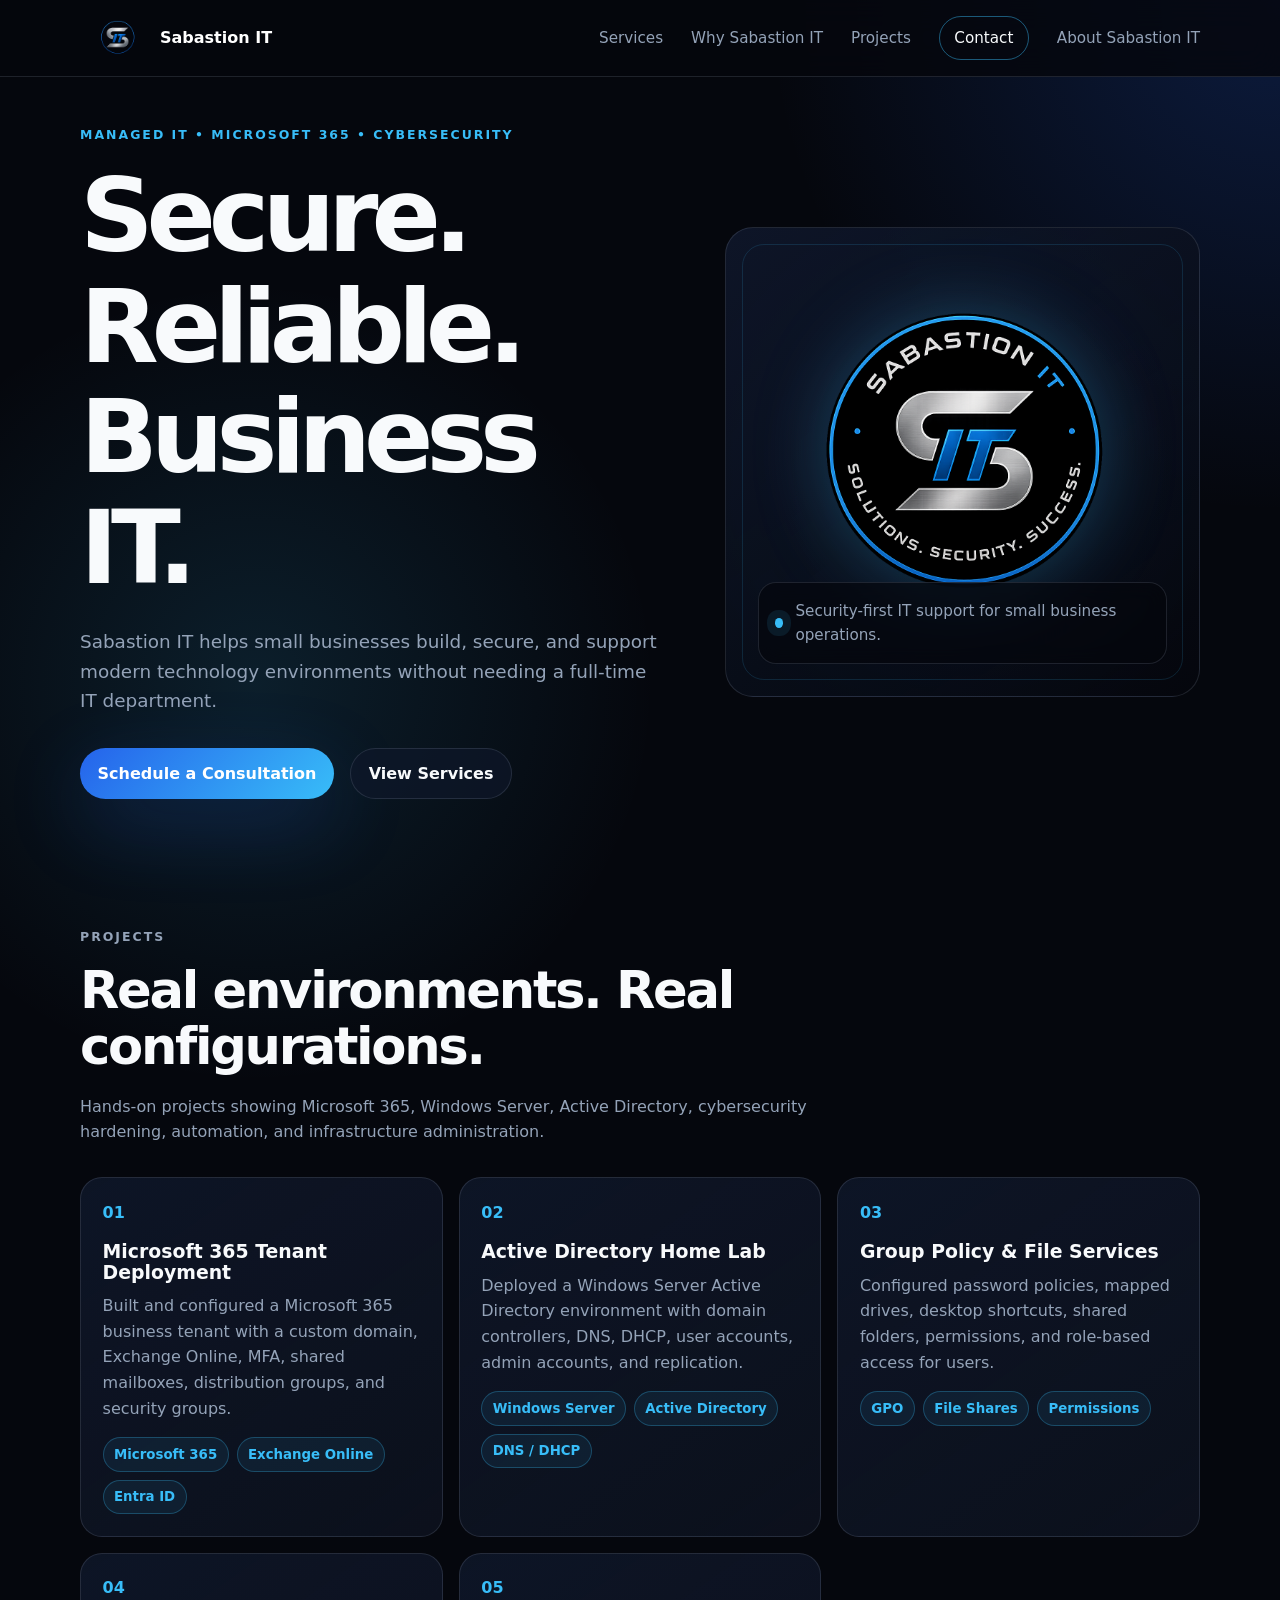
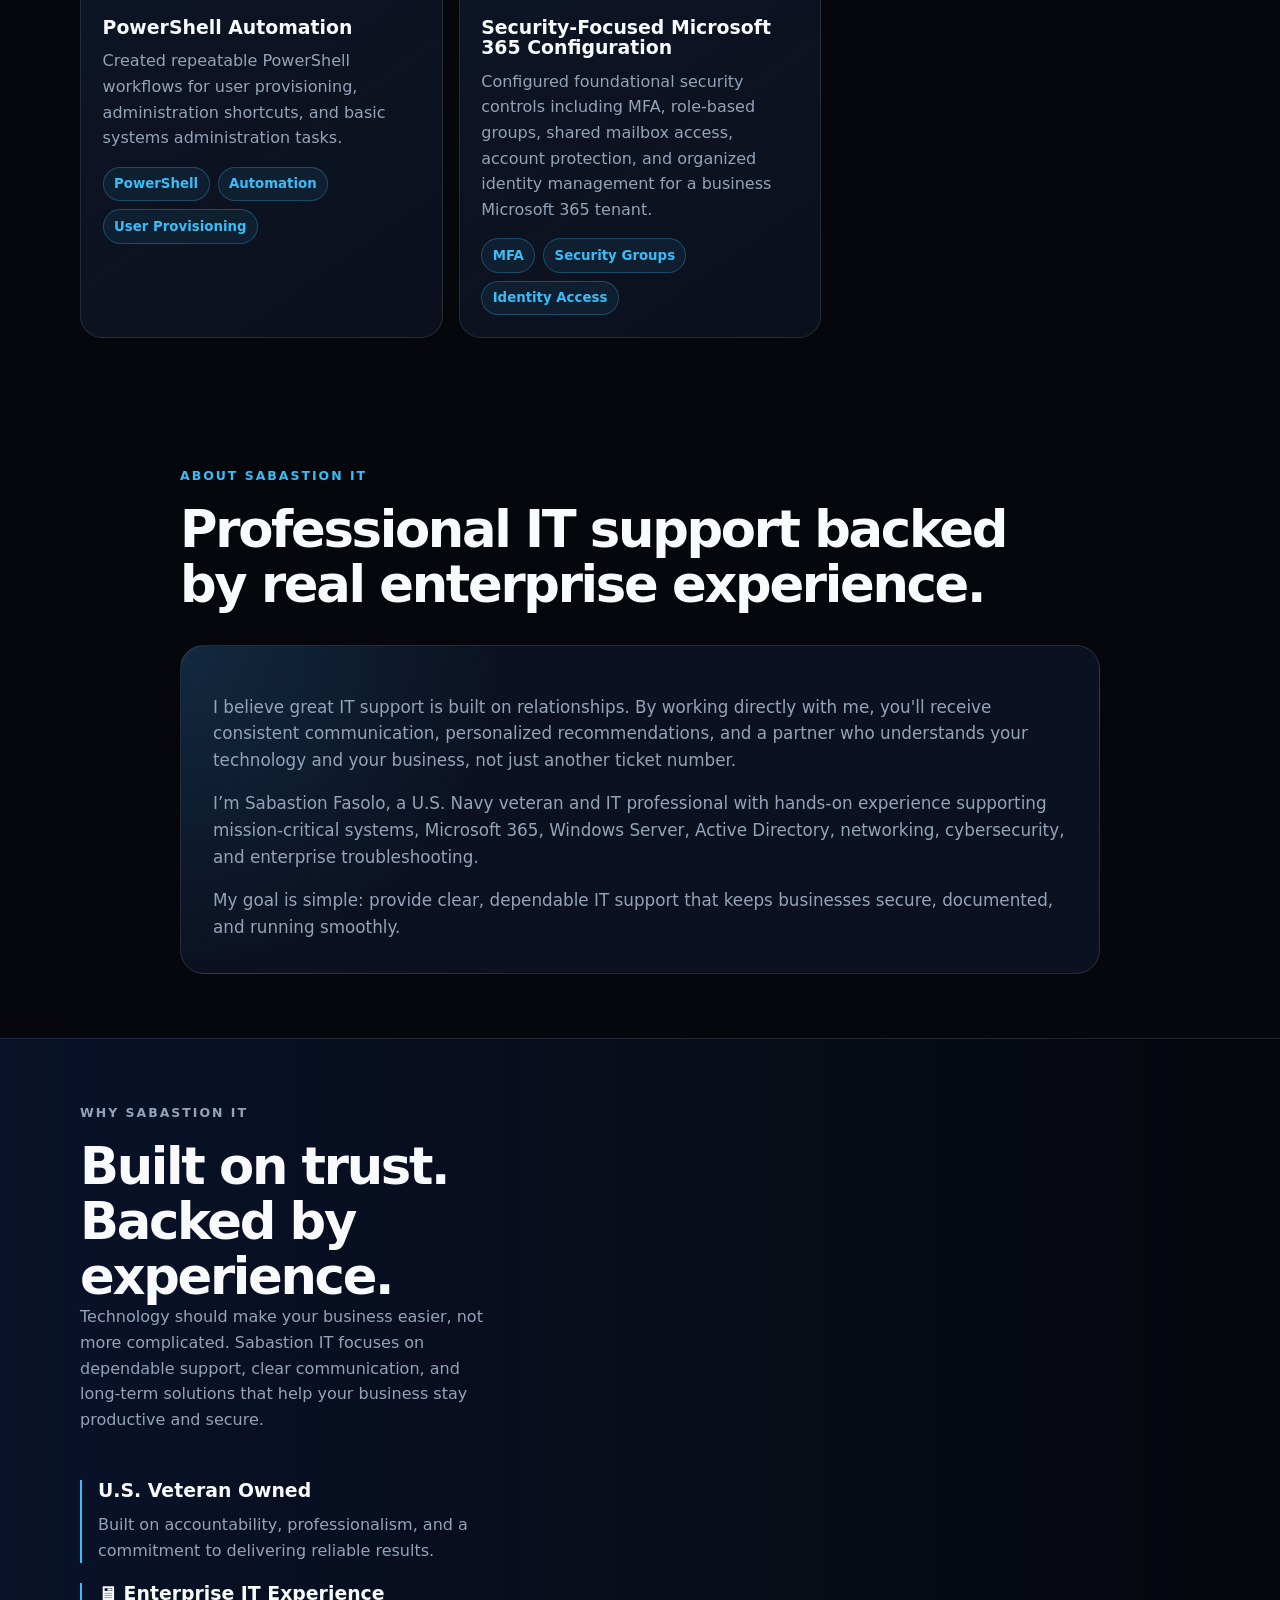
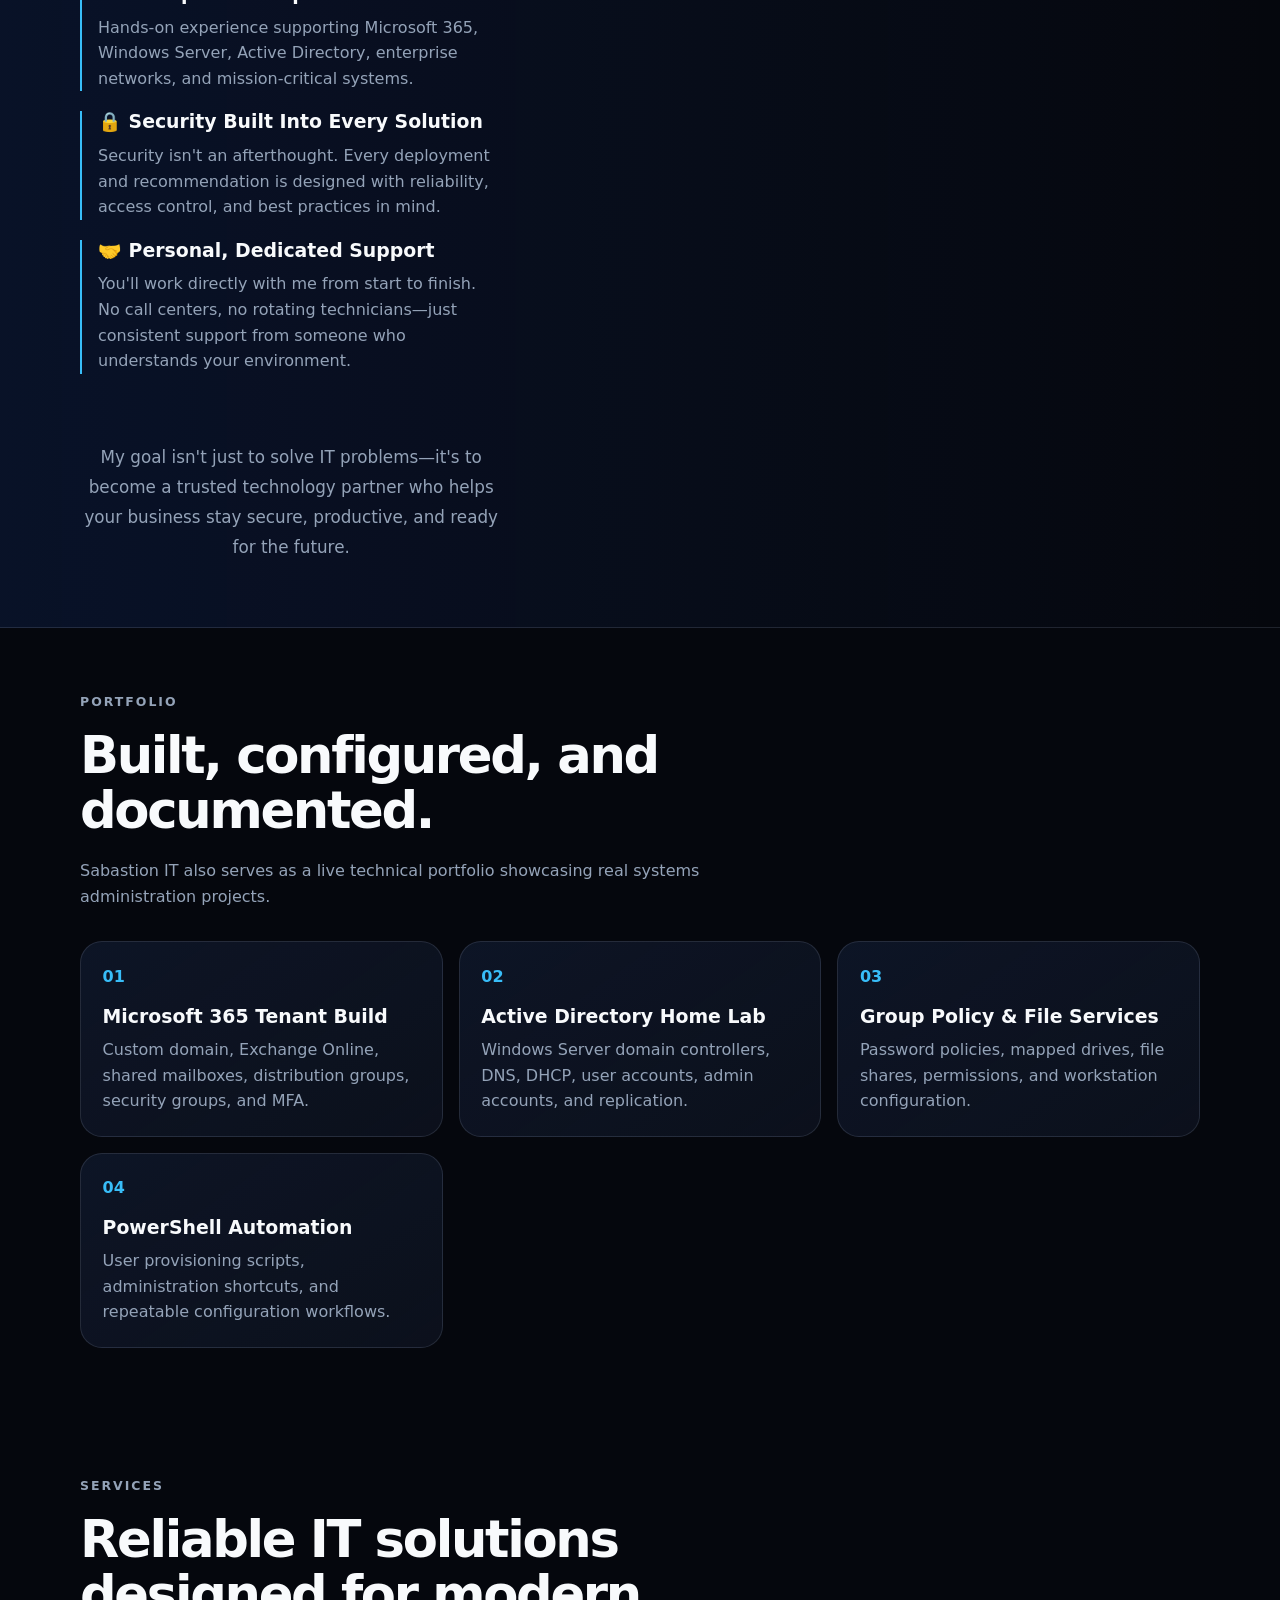
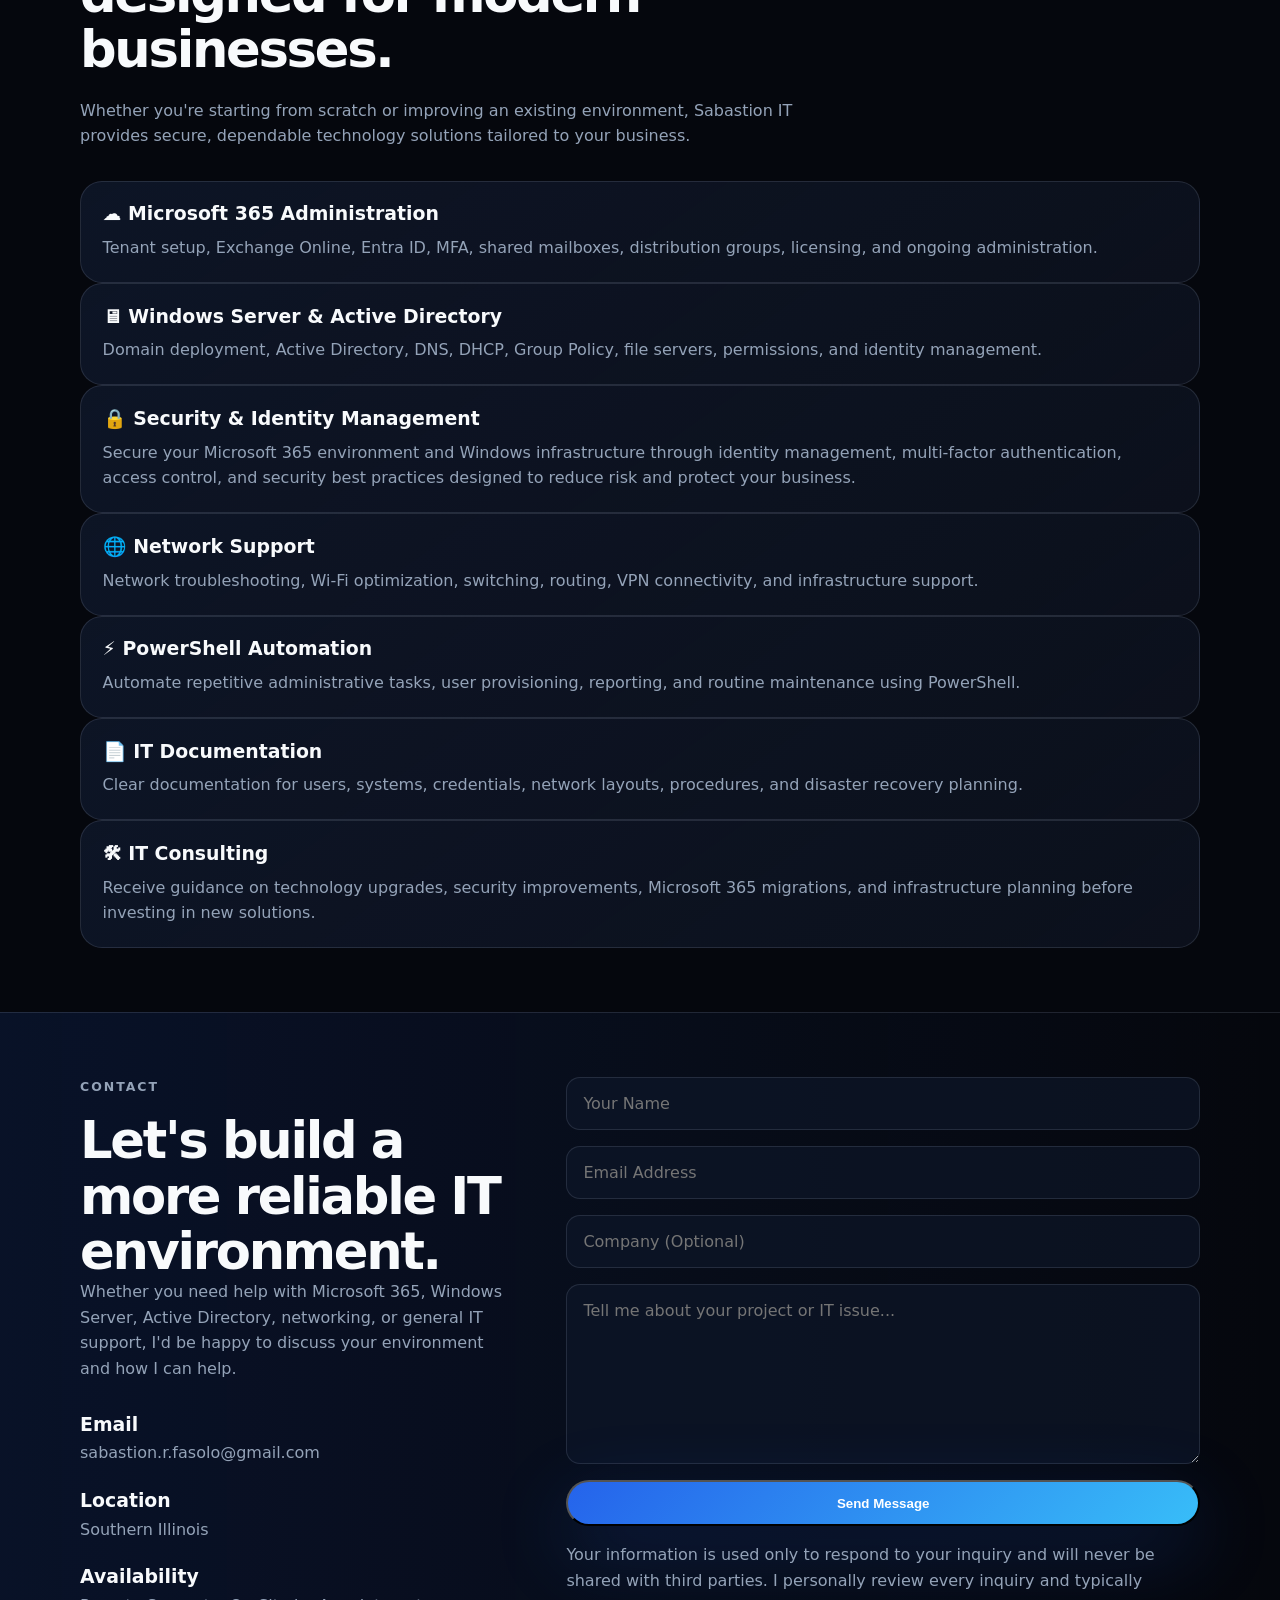
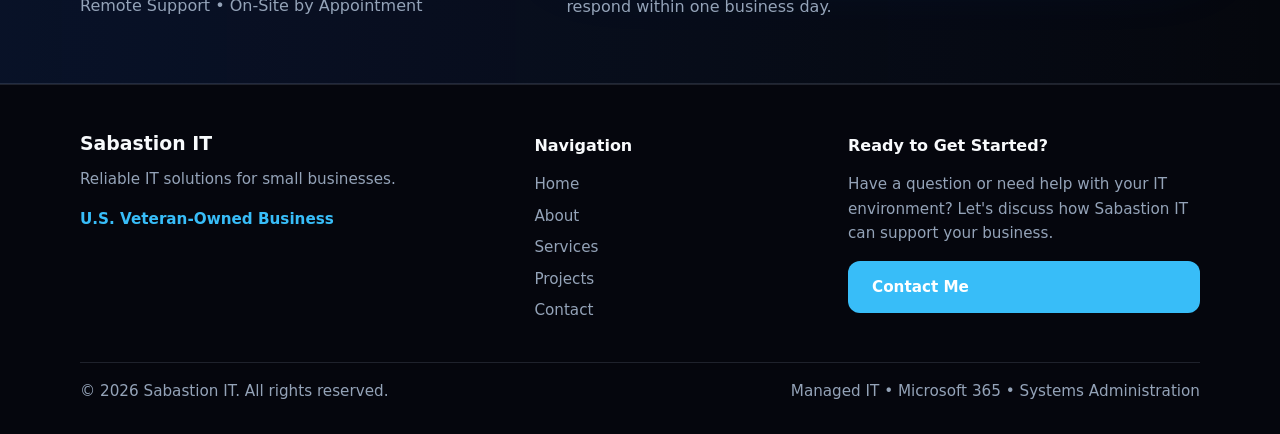
<file: sabastionit-site/index.html>
<!DOCTYPE html>
<html lang="en">
<head>
  <meta charset="UTF-8" />
  <meta name="viewport" content="width=device-width, initial-scale=1.0" />
  <title>Sabastion IT | Managed IT & Cybersecurity</title>
  <meta name="description" content="Sabastion IT provides managed IT, Microsoft 365 administration, cybersecurity, networking, and systems administration services for small businesses." />
  <link rel="stylesheet" href="style.css" />
</head>
<body>
<header class="site-header">
	<nav class="nav container">
	    <a href="#home" class="brand">
			<img src="images/SabastionITLogo2.png" alt="Sabastion IT Logo" class="brand-logo">
				<span class="brand-name">Sabastion IT</span>
			</a>

		<div class="nav-links">
			<a href="#services">Services</a>
			<a href="#why">Why Sabastion IT</a>
			<a href="#projects">Projects</a>
		    <a href="#contact" class="nav-cta">Contact</a>
			<a href="#about">About Sabastion IT</a>
		</div>
	</nav>
</header>

  <main>
    <section id="home" class="hero">
      <div class="container hero-grid">
        <div class="hero-content">
          <p class="eyebrow">Managed IT • Microsoft 365 • Cybersecurity</p>
          <h1>Secure. Reliable. Business IT.</h1>
          <p class="hero-text">
            Sabastion IT helps small businesses build, secure, and support modern technology environments without needing a full-time IT department.
          </p>
          <div class="hero-actions">
            <a href="mailto:sabastion.r.fasolo@gmail.com" class="btn primary">Schedule a Consultation</a>
            <a href="#services" class="btn secondary">View Services</a>
          </div>
        </div>

        <div class="hero-card">
          <img src="images/SabastionITLogo.png" alt="Sabastion IT Logo" class="hero-logo">

          <div class="status-panel">
            <span class="pulse"></span>
            <p>Security-first IT support for small business operations.</p>
          </div>
        </div>
      </div>
    </section>

    <section id="projects" class="section">
  <div class="container">
    <div class="section-heading">
      <p class="eyebrow">Projects</p>
      <h2>Real environments. Real configurations.</h2>
      <p>Hands-on projects showing Microsoft 365, Windows Server, Active Directory, cybersecurity hardening, automation, and infrastructure administration.</p>
    </div>

    <div class="project-grid">
      <article class="project-card">
        <span>01</span>
        <h3>Microsoft 365 Tenant Deployment</h3>
        <p>Built and configured a Microsoft 365 business tenant with a custom domain, Exchange Online, MFA, shared mailboxes, distribution groups, and security groups.</p>
        <div class="project-tags">
          <small>Microsoft 365</small>
          <small>Exchange Online</small>
          <small>Entra ID</small>
        </div>
      </article>

      <article class="project-card">
        <span>02</span>
        <h3>Active Directory Home Lab</h3>
        <p>Deployed a Windows Server Active Directory environment with domain controllers, DNS, DHCP, user accounts, admin accounts, and replication.</p>
        <div class="project-tags">
          <small>Windows Server</small>
          <small>Active Directory</small>
          <small>DNS / DHCP</small>
        </div>
      </article>

      <article class="project-card">
        <span>03</span>
        <h3>Group Policy & File Services</h3>
        <p>Configured password policies, mapped drives, desktop shortcuts, shared folders, permissions, and role-based access for users.</p>
        <div class="project-tags">
          <small>GPO</small>
          <small>File Shares</small>
          <small>Permissions</small>
        </div>
      </article>

      <article class="project-card">
        <span>04</span>
        <h3>PowerShell Automation</h3>
        <p>Created repeatable PowerShell workflows for user provisioning, administration shortcuts, and basic systems administration tasks.</p>
        <div class="project-tags">
          <small>PowerShell</small>
          <small>Automation</small>
          <small>User Provisioning</small>
        </div>
       </article>
     <article class="project-card">
       <span>05</span>
       <h3>Security-Focused Microsoft 365 Configuration</h3>
       <p>Configured foundational security controls including MFA, role-based groups, shared mailbox access, account protection, and organized identity management for a business Microsoft 365 tenant.</p>
       <div class="project-tags">
         <small>MFA</small>
         <small>Security Groups</small>
         <small>Identity Access</small>
      </div>
      </article>
    </div>
  </div>
</section>


    <section id="about" class="section about-section">
  <div class="container about-story">
    <p class="eyebrow">About Sabastion IT</p>
    <h2>Professional IT support backed by real enterprise experience.</h2>

    <div class="about-story-card">
      <p>
        <p>
        I believe great IT support is built on relationships. By working directly with me, you'll receive consistent communication, personalized recommendations, and a partner who understands your technology and your business, not just another ticket number.
</p>
      </p>
      <p>
        I’m Sabastion Fasolo, a U.S. Navy veteran and IT professional with hands-on experience supporting mission-critical systems, Microsoft 365, Windows Server, Active Directory, networking, cybersecurity, and enterprise troubleshooting.
      </p>
      <p>
        My goal is simple: provide clear, dependable IT support that keeps businesses secure, documented, and running smoothly.
      </p>
    </div>
  </div>
</section>

    <section id="why" class="section accent-section">
      <div class="container split">
        <div>
          <p class="eyebrow">Why Sabastion IT</p>
          <h2>Built on trust. Backed by experience.</h2>
          <p>Technology should make your business easier, not more complicated. Sabastion IT focuses on dependable support, clear communication, and long-term solutions that help your business stay productive and secure.
        <div class="why-list">

        <div>
          <h3>U.S. Veteran Owned</h3>
          <p>
            Built on accountability, professionalism, and a commitment to delivering reliable results.
          </p>
       </div>

       <div>
         <h3>🖥 Enterprise IT Experience</h3>
         <p>
            Hands-on experience supporting Microsoft 365, Windows Server, Active Directory, enterprise networks, and mission-critical systems.
         </p>
       </div>

       <div>
         <h3>🔒 Security Built Into Every Solution</h3>
         <p>
            Security isn't an afterthought. Every deployment and recommendation is designed with reliability, access control, and best practices in mind.
         </p>
       </div>

       <div>
         <h3>🤝 Personal, Dedicated Support</h3>
         <p>
            You'll work directly with me from start to finish. No call centers, no rotating technicians—just consistent support from someone who understands your environment.
         </p>
       </div>

       <p class="why-closing">
        My goal isn't just to solve IT problems—it's to become a trusted technology partner who helps your business stay secure, productive, and ready for the future.
       </p>

      </div>
    </section>

    <section id="projects" class="section">
      <div class="container">
        <div class="section-heading">
          <p class="eyebrow">Portfolio</p>
          <h2>Built, configured, and documented.</h2>
          <p>Sabastion IT also serves as a live technical portfolio showcasing real systems administration projects.</p>
        </div>

        <div class="project-grid">
          <article class="project-card">
            <span>01</span>
            <h3>Microsoft 365 Tenant Build</h3>
            <p>Custom domain, Exchange Online, shared mailboxes, distribution groups, security groups, and MFA.</p>
          </article>
          <article class="project-card">
            <span>02</span>
            <h3>Active Directory Home Lab</h3>
            <p>Windows Server domain controllers, DNS, DHCP, user accounts, admin accounts, and replication.</p>
          </article>
          <article class="project-card">
            <span>03</span>
            <h3>Group Policy & File Services</h3>
            <p>Password policies, mapped drives, file shares, permissions, and workstation configuration.</p>
          </article>
          <article class="project-card">
            <span>04</span>
            <h3>PowerShell Automation</h3>
            <p>User provisioning scripts, administration shortcuts, and repeatable configuration workflows.</p>
          </article>
        </div>
      </div>
    </section>

<section id="services" class="section">
    <div class="container">

        <div class="section-heading">
            <p class="eyebrow">Services</p>
            <h2>Reliable IT solutions designed for modern businesses.</h2>
            <p>
                Whether you're starting from scratch or improving an existing environment,
                Sabastion IT provides secure, dependable technology solutions tailored to
                your business.
            </p>
        </div>

        <div class="services-grid">

            <article class="service-card">
                <h3>☁ Microsoft 365 Administration</h3>
                <p>
                    Tenant setup, Exchange Online, Entra ID, MFA, shared mailboxes,
                    distribution groups, licensing, and ongoing administration.
                </p>
            </article>

            <article class="service-card">
                <h3>🖥 Windows Server & Active Directory</h3>
                <p>
                    Domain deployment, Active Directory, DNS, DHCP, Group Policy,
                    file servers, permissions, and identity management.
                </p>
            </article>

            <article class="service-card">
                <h3>🔒 Security & Identity Management</h3>
                <p>
                    Secure your Microsoft 365 environment and Windows infrastructure through identity management, multi-factor authentication, access control, and security best practices designed to reduce risk and protect
                    your business.
                </p>
            </article>

            <article class="service-card">
                <h3>🌐 Network Support</h3>
                <p>
                    Network troubleshooting, Wi-Fi optimization, switching, routing,
                    VPN connectivity, and infrastructure support.
                </p>
            </article>

            <article class="service-card">
                <h3>⚡ PowerShell Automation</h3>
                <p>
                    Automate repetitive administrative tasks, user provisioning,
                    reporting, and routine maintenance using PowerShell.
                </p>
            </article>

            <article class="service-card">
                <h3>📄 IT Documentation</h3>
                <p>
                    Clear documentation for users, systems, credentials, network layouts,
                    procedures, and disaster recovery planning.
                </p>
            </article>

            <article class="service-card">
                <h3>🛠 IT Consulting</h3>
                <p>
                    Receive guidance on technology upgrades, security improvements,
                    Microsoft 365 migrations, and infrastructure planning before
                    investing in new solutions.
               </p>
               </article>

        </div>

    </div>
</section>

    <section id="contact" class="section accent-section">
    <div class="container split">

        <div>
            <p class="eyebrow">Contact</p>
            <h2>Let's build a more reliable IT environment.</h2>

            <p>
                Whether you need help with Microsoft 365, Windows Server,
                Active Directory, networking, or general IT support, I'd be
                happy to discuss your environment and how I can help.
            </p>

            <div class="contact-info">

                <div class="contact-item">
                    <h3>Email</h3>
                    <p>sabastion.r.fasolo@gmail.com</p>
                </div>

                <div class="contact-item">
                    <h3>Location</h3>
                    <p>Southern Illinois</p>
                </div>

                <div class="contact-item">
                    <h3>Availability</h3>
                    <p>Remote Support • On-Site by Appointment</p>
                </div>

            </div>
        </div>

        <form class="contact-form" action="https://formspree.io/f/xlgyloqj" method="POST">

            <input type="text" name="name" placeholder="Your Name" required>

            <input type="email" name="email" placeholder="Email Address" required>

            <input type="text" name="company" placeholder="Company (Optional)">

	    <input
                type="hidden"
                name="_subject"
                value="New Contact Form Submission - Sabastion IT">

            <textarea name="message" rows="6" placeholder="Tell me about your project or IT issue..." required></textarea>

            <button type="submit" class="btn primary">Send Message</button>

            <p class="contact-note">
	     Your information is used only to respond to your inquiry and will never be shared with third parties.
             I personally review every inquiry and typically respond within one business day.
            </p>

	   <input type="hidden" name="_next" value="thank-you.html">

        </form>

    </div>
</section>
  </main>

  <footer class="footer">
  <div class="container footer-grid">
    <div>
      <h3>Sabastion IT</h3>
      <p>Reliable IT solutions for small businesses.</p>
      <p class="footer-badge">U.S. Veteran-Owned Business</p>
    </div>

    <div>
      <h4>Navigation</h4>
      <a href="#home">Home</a>
      <a href="#about">About</a>
      <a href="#services">Services</a>
      <a href="#projects">Projects</a>
      <a href="#contact">Contact</a>
    </div>

    <div>
      <h4>Ready to Get Started?</h4>

<p>
    Have a question or need help with your IT environment?
    Let's discuss how Sabastion IT can support your business.
</p>

<a
    <a
    href="mailto:sabastion.r.fasolo@gmail.com"
    class="footer-btn">
    Contact Me
</a>

    </div>
  </div>

  <div class="container footer-bottom">
    <p>© 2026 Sabastion IT. All rights reserved.</p>
    <p>Managed IT • Microsoft 365 • Systems Administration</p>
  </div>
</footer>

  <script src="script.js"></script>
</body>
</html>
</file>
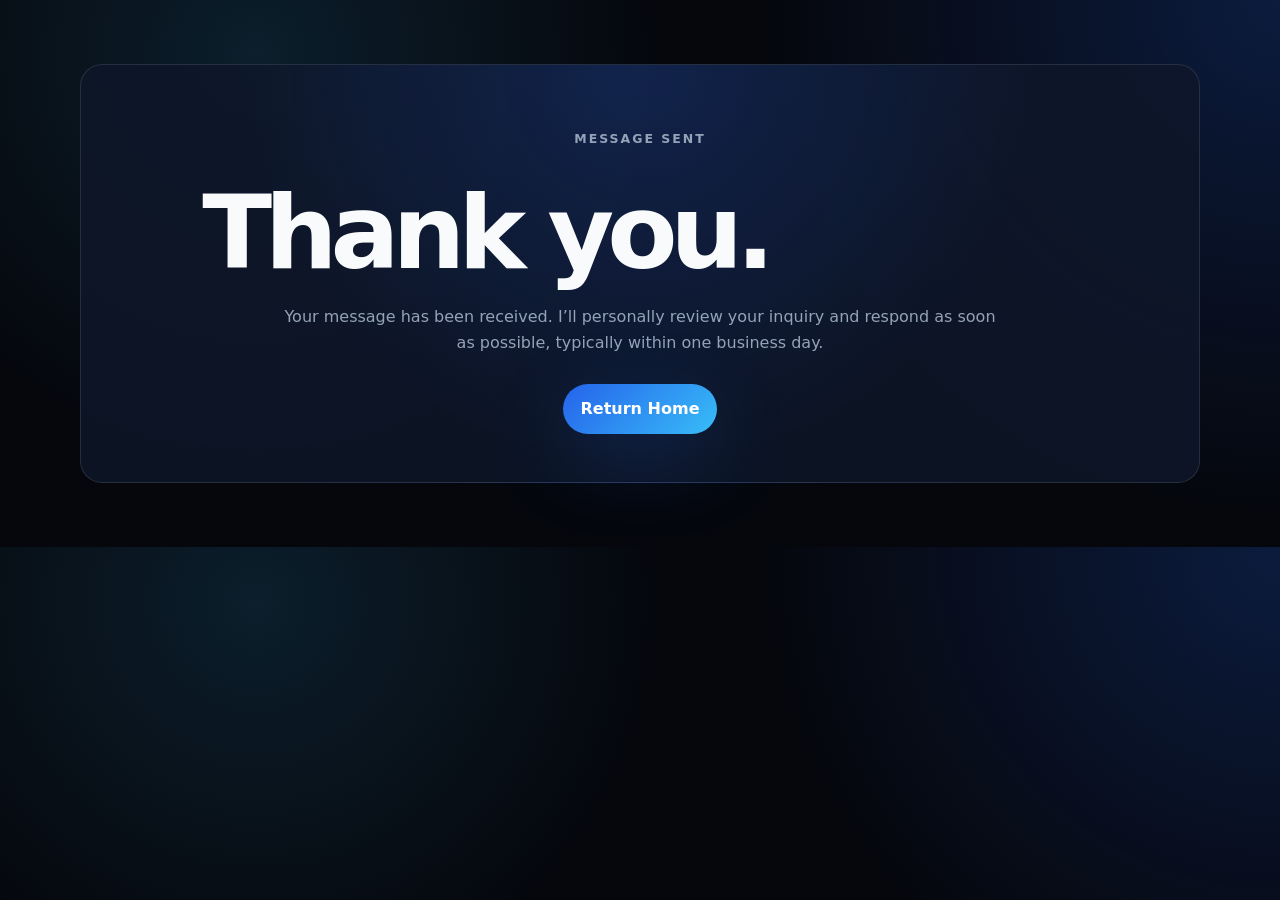
<file: sabastionit-site/Thank-you.html>
<!DOCTYPE html>
<html lang="en">
<head>
  <meta charset="UTF-8" />
  <meta name="viewport" content="width=device-width, initial-scale=1.0" />
  <title>Thank You | Sabastion IT</title>
  <link rel="stylesheet" href="style.css" />
</head>
<body>
  <main class="section">
    <div class="container contact-card">
      <p class="eyebrow">Message Sent</p>
      <h1>Thank you.</h1>
      <p>
        Your message has been received. I’ll personally review your inquiry and respond as soon as possible, typically within one business day.
      </p>
      <a href="index.html" class="btn primary">Return Home</a>
    </div>
  </main>
</body>
</html>
</file>
<file: sabastionit-site/style.css>
:root {
  --bg: #05070d;
  --bg-soft: #0a0f1c;
  --card: #0f172a;
  --card-2: #111827;
  --text: #f8fafc;
  --muted: #94a3b8;
  --blue: #2563eb;
  --blue-bright: #38bdf8;
  --line: rgba(148, 163, 184, 0.18);
  --shadow: 0 24px 80px rgba(37, 99, 235, 0.22);
}

* {
  box-sizing: border-box;
  margin: 0;
  padding: 0;
}

html {
  scroll-behavior: smooth;
}

body {
  font-family: Inter, ui-sans-serif, system-ui, -apple-system, BlinkMacSystemFont, "Segoe UI", sans-serif;
  background:
    radial-gradient(circle at top right, rgba(37, 99, 235, 0.22), transparent 32rem),
    radial-gradient(circle at 20% 10%, rgba(56, 189, 248, 0.13), transparent 25rem),
    var(--bg);
  color: var(--text);
  line-height: 1.6;
}

.container {
  width: min(1120px, calc(100% - 2rem));
  margin: 0 auto;
}

.site-header {
  position: sticky;
  top: 0;
  z-index: 10;
  background: rgba(5, 7, 13, 0.82);
  backdrop-filter: blur(16px);
  border-bottom: 1px solid var(--line);
}

.nav {
  height: 76px;
  display: flex;
  align-items: center;
  justify-content: space-between;
}

.brand {
  display: flex;
  align-items: center;
  gap: 5px;
  text-decoration: none;
  margin-right: auto;
}

.brand-logo {
  width: 75px;
  height: 75px;
  object-fit: contain;
  display: block;
}

.brand-name {
  color: #fff;
  font-weight: 700;
  white-space: nowrap;
}

.nav-links {
  display: flex;
  align-items: center;
  gap: 28px;
}
.nav-links a {
  color: var(--muted);
  text-decoration: none;
  font-size: 0.95rem;
  transition: color 180ms ease;
}

.nav-links a:hover {
  color: var(--text);
}

.nav-cta {
  padding: 0.55rem 0.9rem;
  border: 1px solid rgba(56, 189, 248, 0.45);
  border-radius: 999px;
  color: var(--text) !important;
}

.hero {
  padding: 3rem 0 4rem;
}

.hero-grid {
  display: grid;
  grid-template-columns: 1.1fr 0.9fr;
  align-items: center;
  gap: 4rem;
}

.eyebrow {
  color: var(--blue-bright);
  text-transform: uppercase;
  letter-spacing: 0.16em;
  font-size: 0.78rem;
  font-weight: 800;
  margin-bottom: 1rem;
}

h1,
h2,
h3 {
  line-height: 1.08;
}

h1 {
  font-size: clamp(3.3rem, 8vw, 6.5rem);
  letter-spacing: -0.07em;
  max-width: 760px;
}

h2 {
  font-size: clamp(2rem, 4vw, 3.25rem);
  letter-spacing: -0.045em;
}

h3 {
  font-size: 1.18rem;
  margin-bottom: 0.7rem;
}

.hero-text {
  color: var(--muted);
  max-width: 660px;
  font-size: 1.15rem;
  margin: 1.5rem 0 2rem;
}

.hero-actions,
.contact-actions {
  display: flex;
  flex-wrap: wrap;
  gap: 1rem;
}

.btn {
  display: inline-flex;
  align-items: center;
  justify-content: center;
  min-height: 46px;
  padding: 0.75rem 1.1rem;
  border-radius: 999px;
  text-decoration: none;
  font-weight: 800;
  transition: transform 180ms ease, border-color 180ms ease, background 180ms ease;
}

.btn:hover {
  transform: translateY(-2px);
}

.btn.primary {
  color: white;
  background: linear-gradient(135deg, var(--blue), var(--blue-bright));
  box-shadow: var(--shadow);
}

.btn.secondary {
  color: var(--text);
  border: 1px solid var(--line);
  background: rgba(15, 23, 42, 0.7);
}

.hero-card {
  min-height: 470px;
  border: 1px solid var(--line);
  border-radius: 28px;
  background:
    linear-gradient(145deg, rgba(15, 23, 42, 0.92), rgba(5, 7, 13, 0.75)),
    radial-gradient(circle at center, rgba(37, 99, 235, 0.25), transparent 18rem);
  display: grid;
  place-items: center;
  padding: 2rem;
  position: relative;
  overflow: Hidden;
}

.hero-card::before {
  content: "";
  position: absolute;
  inset: 1rem;
  border: 1px solid rgba(56, 189, 248, 0.15);
  border-radius: 22px;
}

.logo-orb {
  position: relative;
  width: 140px;
  height: 140px;
  display: grid;
  place-items: center;
  border-radius: 50%;
  background: radial-gradient(circle, rgba(56, 189, 248, 0.15), rgba(15, 23, 42, 0.1));
  border: 1px solid rgba(56, 189, 248, 0.22);
}

.logo-img {
  width: 48px;
  height: 48px;
  object-fit: contain;
}

.hero-logo {
    width: 550px;
    max-width: None;
    height: auto;
    transform: translateX(-70px);
    object-fit: contain;
    filter: drop-shadow(0 0 35px rgba(56, 189, 248, 0.28));
    transition: transform 0.3s ease;
}
  .about-story {
   max-width: 920px;
}

 .about-story h2 {
   max-width: 850px;
}

 .about-story-card {
   margin-top: 2rem;
   border: 1px solid var(--line);
   border-radius: 24px;
   padding: 2rem;
   background:
     radial-gradient(circle at top left, rgba(56, 189, 248, 0.14), transparent 20rem),
     rgba(15, 23, 42, 0.72);
}

 .about-story-card p {
   color: var(--muted);
   margin-bottom: 1rem;
   font-size: 1.05rem;
}

 .about-story-card p:last-child {
   margin-bottom: 0;
}

 .large-s {
   font-size: 14rem;
   font-weight: 900;
   color: rgba(248, 250, 252, 0.18);
   letter-spacing: -0.15em;
   transform: translateX(-0.25rem);
}

 .it-text {
   position: absolute;
   font-size: 4.2rem;
   font-weight: 900;
   color: var(--text);
   text-shadow: 0 0 30px rgba(56, 189, 248, 0.45);
}

.status-panel {
  position: absolute;
  left: 2rem;
  right: 2rem;
  bottom: 2rem;
  display: flex;
  gap: 0.75rem;
  align-items: center;
  padding: 1rem;
  border: 1px solid var(--line);
  border-radius: 18px;
  background: rgba(5, 7, 13, 0.68);
  backdrop-filter: blur(10px);
  z-index: 2;
}

.status-panel p {
  color: var(--muted);
  font-size: 0.95rem;
}

.pulse {
  width: 10px;
  height: 10px;
  border-radius: 50%;
  background: var(--blue-bright);
  box-shadow: 0 0 0 8px rgba(56, 189, 248, 0.1);
}

.section {
  padding: 4rem 0;
  scroll-margin-top: 40px;
}

.section-heading {
  max-width: 740px;
  margin-bottom: 2rem;
}

.section-heading h2 {
    margin-top: 0.5rem;
    margin-bottom: 1.25rem;
}

.section-heading p,
.split p,
.project-card p,
.service-card p,
.contact-card p {
  color: var(--muted);
}

.card-grid,
.project-grid {
  display: grid;
  grid-template-columns: repeat(3, 1fr);
  gap: 1rem;
}

.service-card,
.project-card,
.contact-card {
  border: 1px solid var(--line);
  background: linear-gradient(145deg, rgba(15, 23, 42, 0.86), rgba(17, 24, 39, 0.58));
  border-radius: 22px;
  padding: 1.35rem;
  transition: transform 180ms ease, border-color 180ms ease;
}

.service-card:hover,
.project-card:hover {
  transform: translateY(-4px);
  border-color: rgba(56, 189, 248, 0.42);
}

.accent-section {
  background: linear-gradient(90deg, rgba(37, 99, 235, 0.12), transparent);
  border-top: 1px solid var(--line);
  border-bottom: 1px solid var(--line);
}

.split {
  display: grid;
  grid-template-columns: 0.8fr 1.2fr;
  gap: 4rem;
}

.why-list {
  margin-top: 3rem;
  display: grid;
  gap: 1.25rem;
}

.why-list div {
  border-left: 2px solid var(--blue-bright);
  padding-left: 1rem;
}

.why-closing {
    margin-top: 3rem;
    max-width: 900px;
    text-align: center;
    margin-inline: auto;
    color: var(--muted);
    font-size: 1.05rem;
    line-height: 1.8;
}

.project-card span {
  display: inline-block;
  color: var(--blue-bright);
  font-weight: 900;
  margin-bottom: 1rem;
}

.project-tags {
  display: flex;
  flex-wrap: wrap;
  gap: 0.5rem;
  margin-top: 1rem;
}

.project-tags small {
  color: var(--blue-bright);
  border: 1px solid rgba(56, 189, 248, 0.28);
  background: rgba(56, 189, 248, 0.08);
  border-radius: 999px;
  padding: 0.35rem 0.65rem;
  font-weight: 700;
}

.contact-section {
  padding-bottom: 6rem;
}

.contact-card {
  text-align: center;
  padding: 3rem 1.5rem;
  background:
    radial-gradient(circle at top, rgba(37, 99, 235, 0.2), transparent 25rem),
    rgba(15, 23, 42, 0.85);
}

.contact-card p {
  max-width: 720px;
  margin: 1rem auto 1.8rem;
}

.contact-actions {
  justify-content: center;
}

.contact-info {
    margin-top: 2rem;
    display: grid;
    gap: 1.5rem;
}

.contact-item h3 {
    margin-bottom: .4rem;
}

.contact-item p {
    color: var(--muted);
}

.contact-form {
    display: flex;
    flex-direction: column;
    gap: 1rem;
}

.contact-form input,
.contact-form textarea {
    background: rgba(15,23,42,.65);
    border: 1px solid var(--line);
    border-radius: 14px;
    padding: 1rem;
    color: white;
    font-family: inherit;
    font-size: 1rem;
    transition: .25s ease;
}

.contact-form input:focus,
.contact-form textarea:focus {
    outline: none;
    border-color: var(--blue-bright);
    box-shadow: 0 0 0 3px rgba(56,189,248,.15);
}

.contact-form textarea {
    resize: vertical;
    min-height: 180px;
}

.footer {
  border-top: 1px solid var(--line);
  padding: 3rem 0 1.5rem;
  background: rgba(5, 7, 13, 0.85);
}

.footer-grid {
  display: grid;
  grid-template-columns: 1.2fr 0.8fr 1fr;
  gap: 2rem;
  padding-bottom: 2rem;
}

.footer h3,
.footer h4 {
  color: var(--text);
  margin-bottom: 0.85rem;
}

.footer p,
.footer a {
  display: block;
  color: var(--muted);
  text-decoration: none;
  margin-bottom: 0.45rem;
  font-size: 0.95rem;
}

.footer a:hover {
  color: var(--blue-bright);
}

.footer-badge {
  color: var(--blue-bright) !important;
  font-weight: 700;
  margin-top: 1rem;
}

.footer-bottom {
  border-top: 1px solid var(--line);
  padding-top: 1rem;
  display: flex;
  justify-content: space-between;
  gap: 1rem;
  color: var(--muted);
  font-size: 0.9rem;
}

.footer-btn {
    display: inline-block;
    margin-top: 1rem;
    padding: 0.85rem 1.5rem;
    background: var(--blue-bright);
    color: #fff !important;
    text-decoration: none;
    border-radius: 12px;
    font-weight: 600;
    transition: all 0.25s ease;
}

.footer-btn:hover {
    transform: translateY(-2px);
    box-shadow: 0 12px 24px rgba(56, 189, 248, 0.25);
    background: #4fc3ff;
}

@media (max-width: 860px) {
  .footer-grid,
  .footer-bottom {
    grid-template-columns: 1fr;
    flex-direction: column;
  }
}

@media (max-width: 860px) {
  .nav {
    height: auto;
    padding: 1rem 0;
    align-items: flex-start;
    gap: 1rem;
    flex-direction: column;
  }

  .nav-links {
    flex-wrap: wrap;
    gap: 0.9rem;
  }

  .hero {
    padding-top: 4rem;
  }

  .hero-grid,
  .split {
    grid-template-columns: 1fr;
    gap: 2rem;
  }

  .card-grid,
  .project-grid {
    grid-template-columns: 1fr;
  }

  .hero-card {
    min-height: 380px;
  }

  .footer-content {
    flex-direction: column;
  }
}


/* Hero cleanup overrides */
@media (max-width: 860px) {
  .hero {
    padding: 2.5rem 0 3rem;
  }

  .hero-card {
    min-height: 360px;
  }

  .hero-logo {
    width: min(220px, 78%);
  }

  .status-panel {
    left: 1rem;
    right: 1rem;
    bottom: 1rem;
  }
}
</file>
